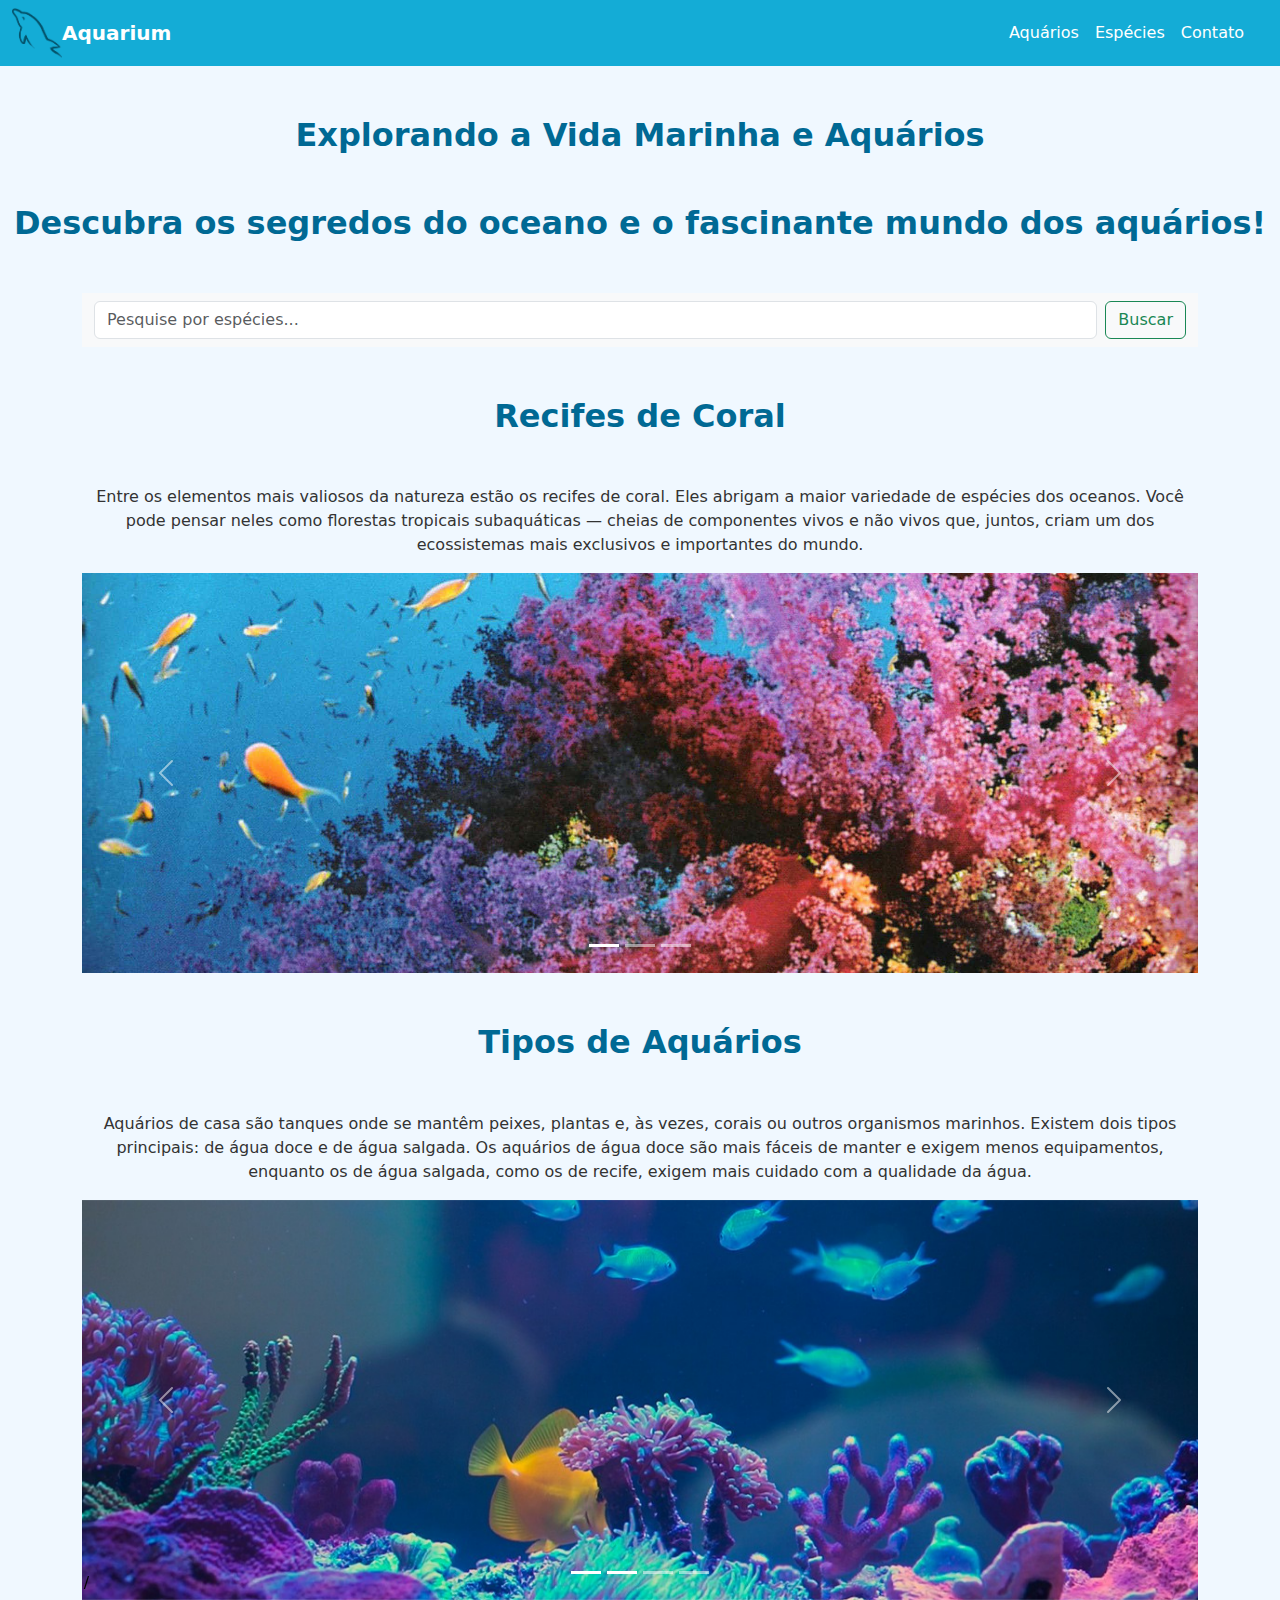
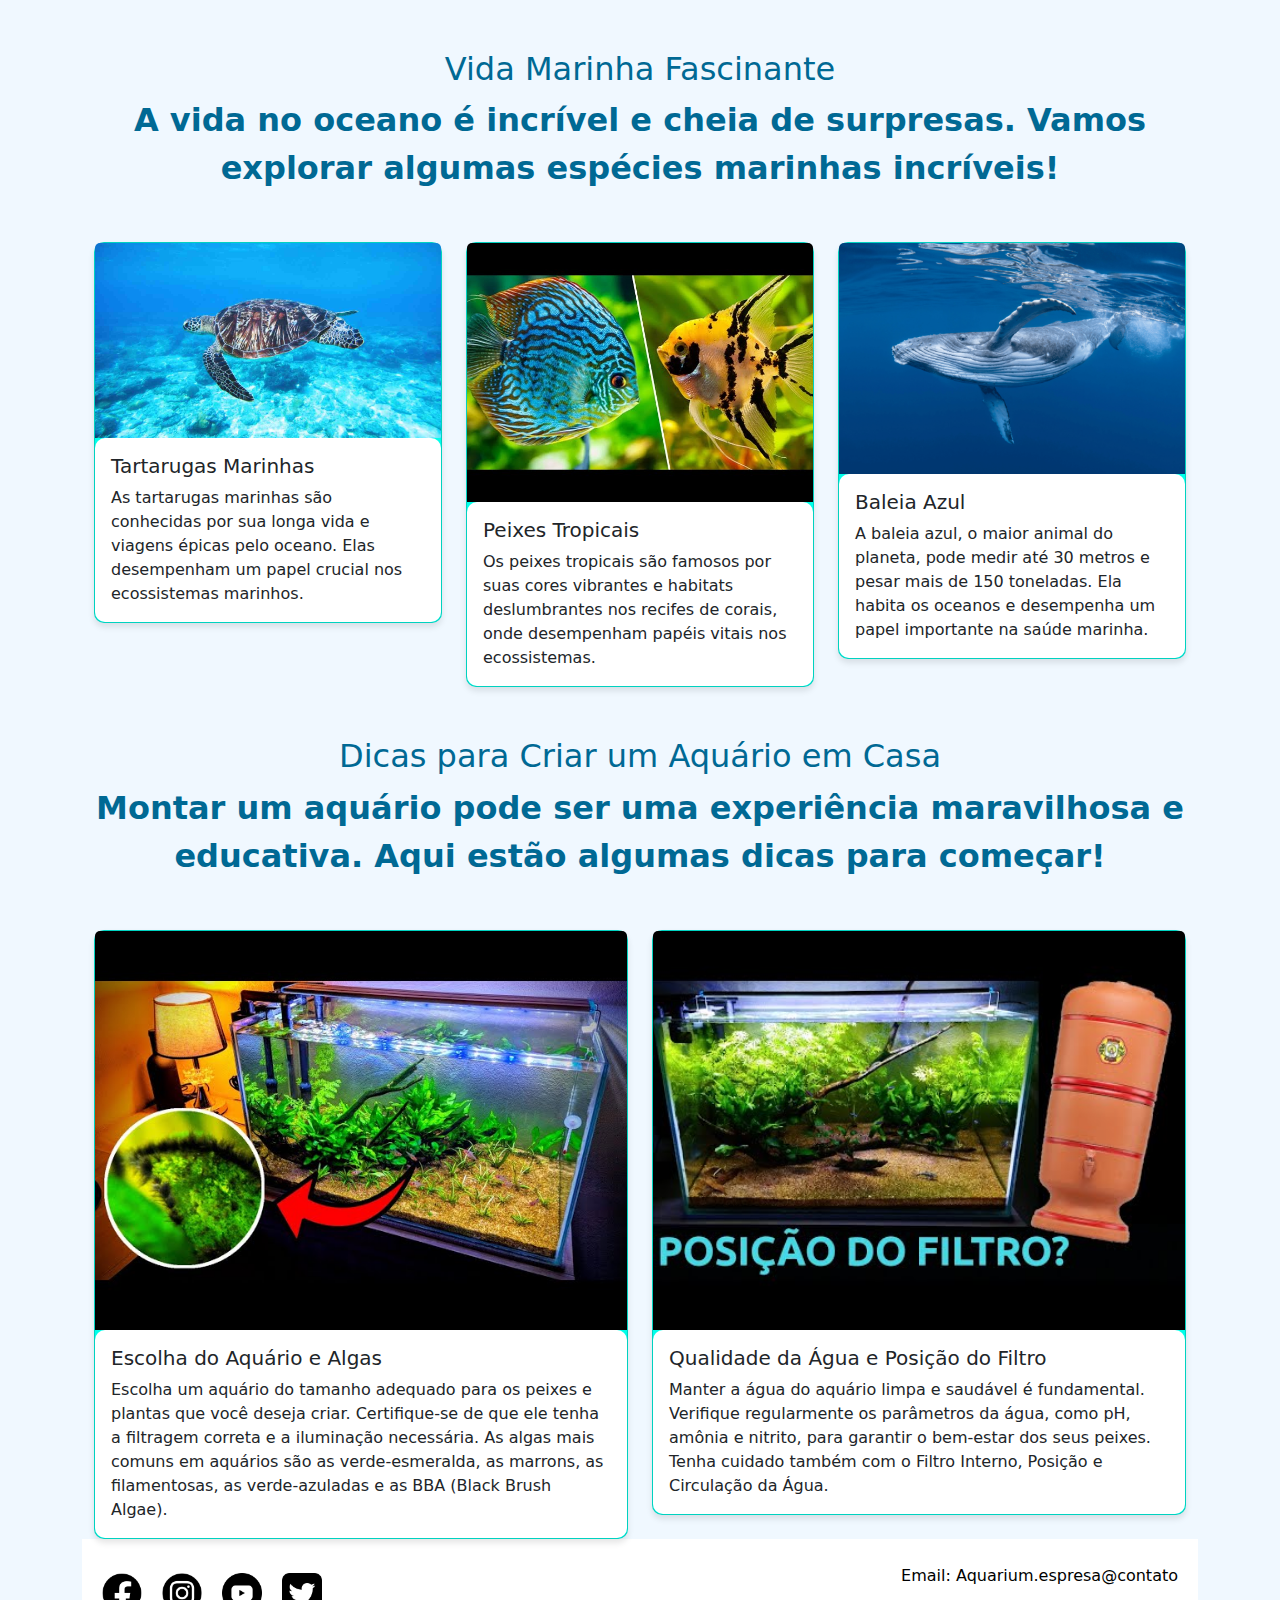
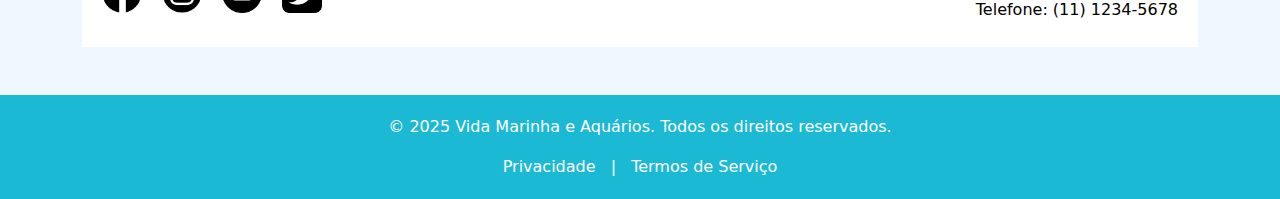
<file: index.html>
<!DOCTYPE html>
<html lang="pt-BR">

<head>
    <meta charset="UTF-8">
    <meta name="viewport" content="width=device-width, initial-scale=1.0">
    <title>Vida Marinha e Aquários</title>
    <link href="https://cdn.jsdelivr.net/npm/bootstrap@5.3.3/dist/css/bootstrap.min.css" rel="stylesheet" integrity="sha384-QWTKZyjpPEjISv5WaRU9OFeRpok6YctnYmDr5pNlyT2bRjXh0JMhjY6hW+ALEwIH" crossorigin="anonymous">
    <script src="https://cdn.jsdelivr.net/npm/bootstrap@5.3.3/dist/js/bootstrap.bundle.min.js" integrity="sha384-YvpcrYf0tY3lHB60NNkmXc5s9fDVZLESaAA55NDzOxhy9GkcIdslK1eN7N6jIeHz" crossorigin="anonymous"></script>
    <link rel="stylesheet" href="style.css">
    <style>
        /* Personalize some colors and spacing */
        body {
            font-family: 'Arial', sans-serif;
            background-color: #f9f9f9;
            margin: 0;
            padding: 0;
            color: #333;
        }

        /* Navbar */
        .navbar {
            background-color: #14acd6;
        }

        .navbar-brand, .nav-link {
            color: #fff !important;
            font-weight: bold;
        }

        .navbar-toggler-icon {
            background-color: #fff;
        }

        /* Hero Section */
        .hero-section {
            background-image: url('imagem aquario.jpeg');
            background-size: cover;
            background-position: center;
            height: 100vh;
            color: #fff;
            display: flex;
            justify-content: center;
            align-items: center;
            text-align: center;
        }

        .hero-section h1 {
            font-size: 3rem;
            font-weight: bold;
            text-shadow: 2px 2px 4px rgba(0, 0, 0, 0.6);
        }

        .hero-section p {
            font-size: 1.2rem;
            text-shadow: 1px 1px 3px rgba(0, 0, 0, 0.6);
            margin-top: 20px;
        }

        /* Seções Informativas */
        .section-title {
            font-size: 2.5rem;
            color: #005b73;
            margin-bottom: 20px;
            text-align: center;
            font-weight: 600;
        }

        .section-content {
            max-width: 1200px;
            margin: 50px auto;
            padding: 20px;
        }

        .section-content p {
            font-size: 1.1rem;
            line-height: 1.6;
            color: #555;
            text-align: justify;
        }

        .section-content img {
            width: 100%;
            border-radius: 15px;
            box-shadow: 0px 4px 15px rgba(0, 0, 0, 0.1);
        }

        /* Cards */
        .card {
            border: none;
            border-radius: 10px;
            box-shadow: 0 4px 10px rgba(0, 0, 0, 0.1);
        }

        .card-body {
            padding: 30px;
            background-color: #ffffff;
            border-radius: 10px;
        }

        /* Footer */
        .footer {
            background-color: #45c4e7;
            color: #fff;
            padding: 40px 0;
            text-align: center;
        }

        .footer a {
            color: #fff;
            text-decoration: none;
            margin: 0 10px;
        }

        .footer a:hover {
            text-decoration: underline;
        }

        /* Responsividade */
        @media (max-width: 767px) {
            .hero-section h1 {
                font-size: 2.5rem;
            }
        }
    </style>
</head>

<body>

     <!-- Navbar -->
     <nav class="navbar navbar-expand-lg navbar-dark">
        <div class="container-fluid">
            <img class="logo" src="imagem golfinho.png" alt="Logo" style="width: 50px; height: auto;">
            <a class="navbar-brand" href="index.html">Aquarium</a>
            <button class="navbar-toggler" type="button" data-bs-toggle="offcanvas" data-bs-target="#offcanvasNavbar" aria-controls="offcanvasNavbar" aria-label="Toggle navigation">
                <span class="navbar-toggler-icon"></span>
            </button>
            <div class="offcanvas offcanvas-end" tabindex="-1" id="offcanvasNavbar" aria-labelledby="offcanvasNavbarLabel">
                <div class="offcanvas-header">
                    <h5 class="offcanvas-title" id="offcanvasNavbarLabel">Menu</h5>
                    <button type="button" class="btn-close" data-bs-dismiss="offcanvas" aria-label="Close"></button>
                </div>
                <div class="offcanvas-body">
                    <ul class="navbar-nav justify-content-end flex-grow-1 pe-3">
                        <li class="nav-item"><a class="nav-link" href="sobre.html">Aquários</a></li>
                        <li class="nav-item"><a class="nav-link" href="especies.html">Espécies</a></li>
                        <li class="nav-item"><a class="nav-link" href="contato.html">Contato</a></li>
                    </ul>
                </div>
            </div>
        </div>
    </nav>
    
    <h1 class="section-title text-center">Explorando a Vida Marinha e Aquários</h1>
    <h2 class="section-title text-center">Descubra os segredos do oceano e o fascinante mundo dos aquários!</h2>

    <!-- Search Bar -->
    <div class="container text-center">
        <div class="row">
            <div class="col">
                <nav class="navbar navbar-light bg-light">
                    <div class="container-fluid">
                        <form class="d-flex w-100">
                            <input class="form-control me-2" type="search" placeholder="Pesquise por espécies..." aria-label="Search">
                            <button class="btn btn-outline-success" type="submit">Buscar</button>
                        </form>
                    </div>
                </nav>
            </div>
        </div>
    </div>

    <!-- Informational Section -->
    <div class="container">
        <h2 class="section-title text-center">Recifes de Coral</h2>
        <p class="text-center">Entre os elementos mais valiosos da natureza estão os recifes de coral. Eles abrigam a maior variedade de espécies dos oceanos. Você pode pensar neles como florestas tropicais subaquáticas — cheias de componentes vivos e não vivos que, juntos, criam um dos ecossistemas mais exclusivos e importantes do mundo.</p>

        <!-- Carousel for Coral Images -->
        <div id="carouselExampleIndicators" class="carousel slide">
            <div class="carousel-indicators">
                <button type="button" data-bs-target="#carouselExampleIndicators" data-bs-slide-to="0" class="active" aria-current="true" aria-label="Slide 1"></button>
                <button type="button" data-bs-target="#carouselExampleIndicators" data-bs-slide-to="1" aria-label="Slide 2"></button>
                <button type="button" data-bs-target="#carouselExampleIndicators" data-bs-slide-to="2" aria-label="Slide 3"></button>
            </div>
            <div class="carousel-inner">
                <div class="carousel-item active">
                    <img src="coral 4.jpg" class="d-block w-100" alt="Aquário 1">
                </div>
                <div class="carousel-item">
                    <img src="coral 5.jpg" class="d-block w-100" alt="Aquário 2">
                </div>
                <div class="carousel-item">
                    <img src="coral3.jpg" class="d-block w-100" alt="Aquário 3">
                </div>
            </div>
            <button class="carousel-control-prev" type="button" data-bs-target="#carouselExampleIndicators" data-bs-slide="prev">
                <span class="carousel-control-prev-icon" aria-hidden="true"></span>
                <span class="visually-hidden">Previous</span>
            </button>
            <button class="carousel-control-next" type="button" data-bs-target="#carouselExampleIndicators" data-bs-slide="next">
                <span class="carousel-control-next-icon" aria-hidden="true"></span>
                <span class="visually-hidden">Next</span>
            </button>
        </div>
    </div>

    <!-- Section on Aquarium Types -->
    <div class="container my-5">
        <h2 class="section-title text-center">Tipos de Aquários</h2>
        <p class="text-center">Aquários de casa são tanques onde se mantêm peixes, plantas e, às vezes, corais ou outros organismos marinhos. Existem dois tipos principais: de água doce e de água salgada. Os aquários de água doce são mais fáceis de manter e exigem menos equipamentos, enquanto os de água salgada, como os de recife, exigem mais cuidado com a qualidade da água.</p>
        
        <!-- Carousel for Aquarium Images -->
        <div id="carouselExampleIndicators2" class="carousel slide">
            <div class="carousel-indicators">
                <button type="button" data-bs-target="#carouselExampleIndicators2" data-bs-slide-to="0" class="active" aria-current="true" aria-label="Slide 1">/

                  <!DOCTYPE html>
<html lang="pt">
<head>
    <meta charset="UTF-8">
    <meta name="viewport" content="width=device-width, initial-scale=1.0">
    <title>Vida Marinha e Aquários</title>
    <!-- Bootstrap CSS -->
    <link href="https://cdn.jsdelivr.net/npm/bootstrap@5.3.0-alpha1/dist/css/bootstrap.min.css" rel="stylesheet">
    <style>
        body {
            background-color: #f0f8ff;
            color: #333;
        }
        header {
            background-color: #1fb3ee;
            color: white;
            padding: 20px 0;
            text-align: center;
        }
        .carousel-item img {
            object-fit: cover;
            height: 400px;
        }
        .section-title {
            text-align: center;
            margin: 50px 0;
            font-size: 2rem;
            font-weight: bold;
            color: #006994;
        }
        .info-card {
            background-color: #00ffea;
            border-radius: 10px;
            box-shadow: 0 4px 6px rgba(0, 0, 0, 0.1);
            transition: transform 0.3s ease;
        }
        .info-card:hover {
            transform: scale(1.05);
        }
        .footer {
            background-color: #1cb9d4;
            color: white;
            padding: 20px 0;
            text-align: center;
        }

        
    </style>
</head>
<body>
   
      

    <!-- Carousel for Aquario Images -->
    <div id="carouselExampleIndicators" class="carousel slide">
        <div class="carousel-indicators">
            <button type="button" data-bs-target="#carouselExampleIndicators" data-bs-slide-to="0" class="active" aria-current="true" aria-label="Slide 1"></button>
            <button type="button" data-bs-target="#carouselExampleIndicators" data-bs-slide-to="1" aria-label="Slide 2"></button>
            <button ty  pe="button" data-bs-target="#carouselExampleIndicators" data-bs-slide-to="2" aria-label="Slide 3"></button>
        </div>
        <div class="carousel-inner">
            <div class="carousel-item active">
                <img src="inicial.jpg" class="d-block w-100" alt="aquario 1">
            </div>
            <div class="carousel-item">
                <img src="aquario 2.jpg" class="d-block w-100" alt="aquario 2">
            </div>
            <div class="carousel-item">
                <img src="aquario 3.jpg" class="d-block w-100" alt="aquario 3">
            </div>
        </div>
        <button class="carousel-control-prev" type="button" data-bs-target="#carouselExampleIndicators" data-bs-slide="prev">
            <span class="carousel-control-prev-icon" aria-hidden="true"></span>
            <span class="visually-hidden">Previous</span>
        </button>
        <button class="carousel-control-next" type="button" data-bs-target="#carouselExampleIndicators" data-bs-slide="next">
            <span class="carousel-control-next-icon" aria-hidden="true"></span>
            <span class="visually-hidden">Next</span>
        </button>
    </div>

    <!-- Marine Life Section -->
    <div class="container">
        <div class="section-title">
            <h2>Vida Marinha Fascinante</h2>
            <p>A vida no oceano é incrível e cheia de surpresas. Vamos explorar algumas espécies marinhas incríveis!</p>
        </div>
        <div class="row">
            <div class="col-md-4">
                <div class="card info-card">
                    <img src="tartaruga.jpg" class="card-img-top" alt="Tartaruga Marinha">
                    <div class="card-body">
                        <h5 class="card-title">Tartarugas Marinhas</h5>
                        <p class="card-text">As tartarugas marinhas são conhecidas por sua longa vida e viagens épicas pelo oceano. Elas desempenham um papel crucial nos ecossistemas marinhos.</p>
                    </div>
                </div>
            </div>
            <div class="col-md-4">
                <div class="card info-card">
                    <img src="tropicais 2.jpg" class="card-img-top" alt="Peixe Tropical">
                    <div class="card-body">
                        <h5 class="card-title">Peixes Tropicais</h5>
                        <p class="card-text">Os peixes tropicais são famosos por suas cores vibrantes e habitats deslumbrantes nos recifes de corais, onde desempenham papéis vitais nos ecossistemas.</p>
                    </div>
                </div>
            </div>
            <div class="col-md-4">
                <div class="card info-card">
                    <img src="baleia.png" class="card-img-top" alt="Baleia Azul">
                    <div class="card-body">
                        <h5 class="card-title">Baleia Azul</h5>
                        <p class="card-text">A baleia azul, o maior animal do planeta, pode medir até 30 metros e pesar mais de 150 toneladas. Ela habita os oceanos e desempenha um papel importante na saúde marinha.</p>
                    </div>
                </div>
            </div>
        </div>
    </div>

    
    <!-- Aquarium Tips Section -->
    <div class="container">
        <div class="section-title">
            <h2>Dicas para Criar um Aquário em Casa</h2>
            <p>Montar um aquário pode ser uma experiência maravilhosa e educativa. Aqui estão algumas dicas para começar!</p>
        </div>
        <div class="row">
            <div class="col-md-6">
                <div class="card info-card">
                    <img src="aquario em casa.jpg" class="card-img-top" alt="Aquário em Casa">
                    <div class="card-body">
                        <h5 class="card-title">Escolha do Aquário e Algas</h5>
                        <p class="card-text">Escolha um aquário do tamanho adequado para os peixes e plantas que você deseja criar. Certifique-se de que ele tenha a filtragem correta e a iluminação necessária. As algas mais comuns em aquários são as verde-esmeralda, as marrons, as filamentosas, as verde-azuladas e as BBA (Black Brush Algae). </p>
                    </div>
                </div>
            </div>
            <div class="col-md-6">
                <div class="card info-card">
                    <img src="qualidade.jpg" class="card-img-top" alt="Água do Aquário">
                    <div class="card-body">
                        <h5 class="card-title">Qualidade da Água e Posição do Filtro</h5>
                        <p class="card-text">Manter a água do aquário limpa e saudável é fundamental. Verifique regularmente os parâmetros da água, como pH, amônia e nitrito, para garantir o bem-estar dos seus peixes. Tenha cuidado também com o Filtro Interno, Posição e Circulação da Água.</p>
                    </div>
                </div>
            </div>
        </div>
    </div>

    <footer style="background-color: #ffffff; color: #000000; padding: 20px 0;">
      <div style="display: flex; justify-content: space-between; align-items: center; max-width: 1200px; margin: 0 auto; padding: 0 20px;">
          
          <!-- Logos -->
          <div style="flex: 1; display: flex; justify-content: flex-start;">
              <img src="face.png" alt="Logo 1" style="height: 40px; margin-right: 20px;">
              <img src="insta.png" alt="Logo 2" style="height: 40px; margin-right: 20px;">
              <img src="yt.png" alt="Logo 2" style="height: 40px; margin-right: 20px;">
              <img src="tt.png" alt="Logo 2" style="height: 40px; margin-right: 20px;">
          </div>
          
          <!-- Informações de Contato -->
          <div style="flex: 1; display: flex; flex-direction: column; align-items: flex-end; text-align: right;">
              <p style="margin: 5px 0;">Email: Aquarium.espresa@contato
              <p style="margin: 5px 0;">Telefone: (11) 1234-5678</p>
              
          </div>
      </div>

  </footer>
  
   <!-- Informações de Contato -->
   <div style="flex: 1; display: flex; flex-direction: column; align-items: flex-end; text-align: right;">
   
    
   </div>
   </div>
   
   </footer>
   
   <!-- Footer -->
   <footer class="footer">
    <p>&copy; 2025 Vida Marinha e Aquários. Todos os direitos reservados.</p>
    <a href="#">Privacidade</a> | <a href="#">Termos de Serviço</a>
   
   </footer>
   
   
   <!-- Bootstrap JS and dependencies -->
   <script src="https://cdn.jsdelivr.net/npm/bootstrap@5.3.0-alpha1/dist/js/bootstrap.bundle.min.js"></script>
   </body>
   </html>
</file>
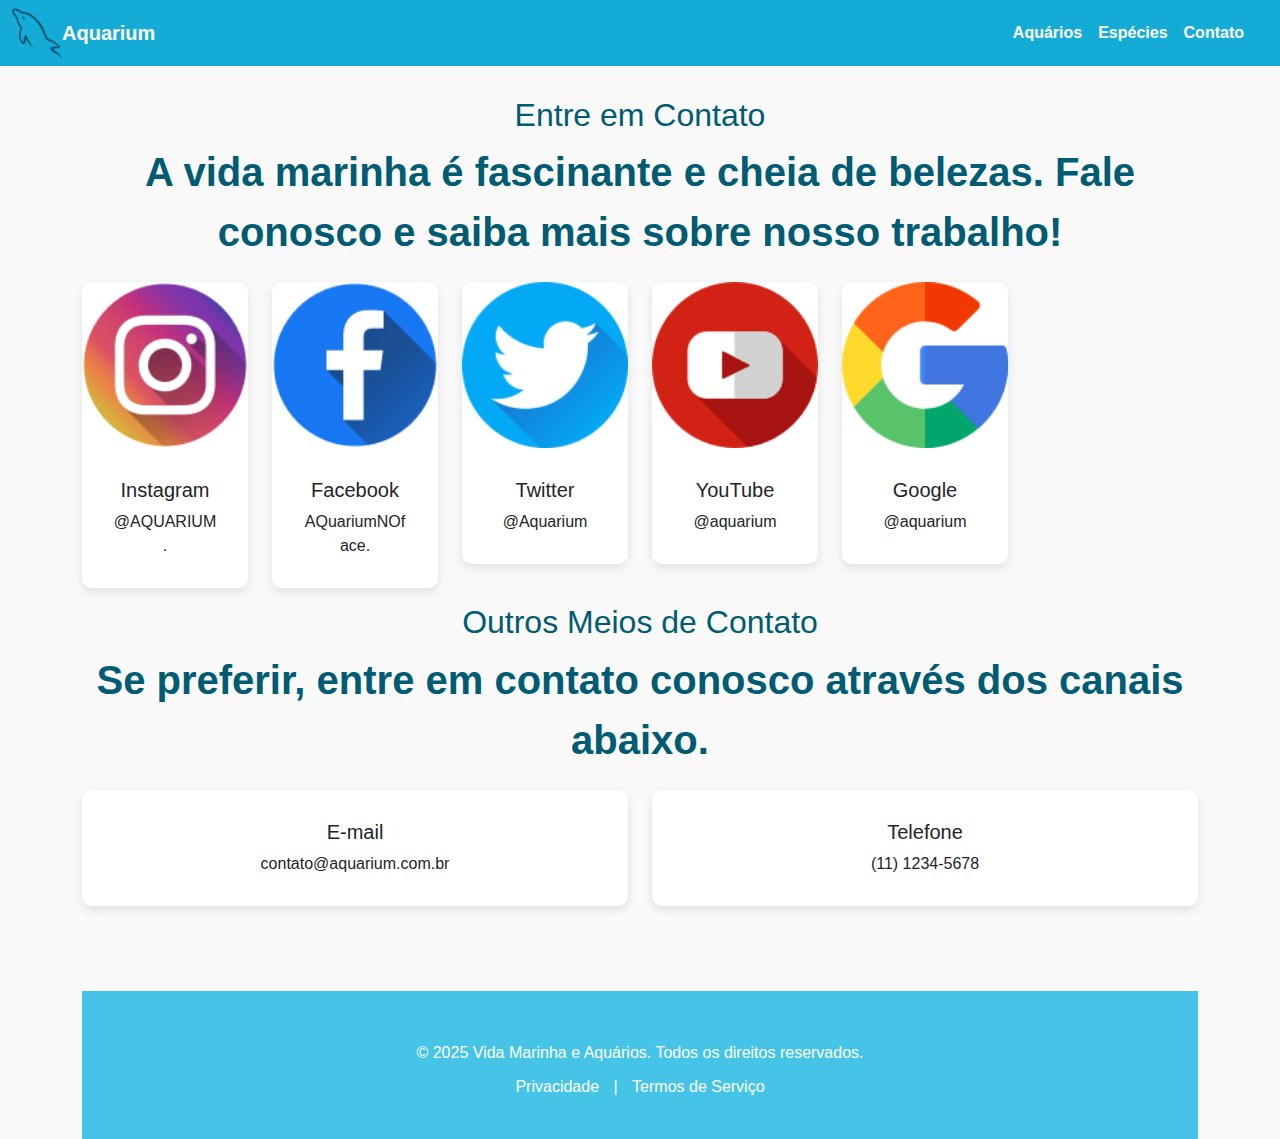
<file: contato.html>
<!DOCTYPE html>
<html lang="pt-br">
<head>
    <meta charset="UTF-8">
    <meta name="viewport" content="width=device-width, initial-scale=1.0">
    <title>Aquarium - Contato</title>
    <link href="https://cdn.jsdelivr.net/npm/bootstrap@5.3.3/dist/css/bootstrap.min.css" rel="stylesheet" integrity="sha384-QWTKZyjpPEjISv5WaRU9OFeRpok6YctnYmDr5pNlyT2bRjXh0JMhjY6hW+ALEwIH" crossorigin="anonymous">
    <script src="https://cdn.jsdelivr.net/npm/bootstrap@5.3.3/dist/js/bootstrap.bundle.min.js" integrity="sha384-YvpcrYf0tY3lHB60NNkmXc5s9fDVZLESaAA55NDzOxhy9GkcIdslK1eN7N6jIeHz" crossorigin="anonymous"></script>
    <link rel="stylesheet" href="style.css">
    <style>
        /* Personalizando cores e espaços */
        .navbar {
            background-color: #4ac6f7;
        }
        .navbar-brand, .nav-link {
            color: #fff;
        }
        .navbar-toggler-icon {
            background-color: #fff;
        }
        .container {
            margin-top: 30px;
        }
        .section-title {
            font-size: 2.5rem;
            color: #006994;
            margin-bottom: 20px;
            font-weight: bold;
        }
        .card-body {
            background-color: #ffffff;
        }
        .card {
            margin-bottom: 15px;
        }
        .social-icons img {
            height: 40px;
            margin-right: 20px;
        }
        footer {
            background-color: #5ac5f3;
            color: #000000;
            padding: 30px 0;
            margin-top: 40px;
        }
        footer .footer-logo {
            margin-bottom: 20px;
        }
        footer .footer-logo img {
            height: 50px;
            margin-right: 15px;
        }
        footer p {
            margin: 10px 0;
        }

          /* Personalize some colors and spacing */
          body {
            font-family: 'Arial', sans-serif;
            background-color: #f9f9f9;
            margin: 0;
            padding: 0;
            color: #333;
        }

        /* Navbar */
        .navbar {
            background-color: #14acd6;
        }

        .navbar-brand, .nav-link {
            color: #fff !important;
            font-weight: bold;
        }

        .navbar-toggler-icon {
            background-color: #fff;
        }

        /* Hero Section */
        .hero-section {
            background-image: url('imagem aquario.jpeg');
            background-size: cover;
            background-position: center;
            height: 100vh;
            color: #fff;
            display: flex;
            justify-content: center;
            align-items: center;
            text-align: center;
        }

        .hero-section h1 {
            font-size: 3rem;
            font-weight: bold;
            text-shadow: 2px 2px 4px rgba(0, 0, 0, 0.6);
        }

        .hero-section p {
            font-size: 1.2rem;
            text-shadow: 1px 1px 3px rgba(0, 0, 0, 0.6);
            margin-top: 20px;
        }

        /* Seções Informativas */
        .section-title {
            font-size: 2.5rem;
            color: #005b73;
            margin-bottom: 20px;
            text-align: center;
            font-weight: 600;
        }

        .section-content {
            max-width: 1200px;
            margin: 50px auto;
            padding: 20px;
        }

        .section-content p {
            font-size: 1.1rem;
            line-height: 1.6;
            color: #555;
            text-align: justify;
        }

        .section-content img {
            width: 100%;
            border-radius: 15px;
            box-shadow: 0px 4px 15px rgba(0, 0, 0, 0.1);
        }

        /* Cards */
        .card {
            border: none;
            border-radius: 10px;
            box-shadow: 0 4px 10px rgba(0, 0, 0, 0.1);
        }

        .card-body {
            padding: 30px;
            background-color: #ffffff;
            border-radius: 10px;
        }

        /* Footer */
        .footer {
            background-color: #45c4e7;
            color: #fff;
            padding: 40px 0;
            text-align: center;
        }

        .footer a {
            color: #fff;
            text-decoration: none;
            margin: 0 10px;
        }

        .footer a:hover {
            text-decoration: underline;
        }

        /* Responsividade */
        @media (max-width: 767px) {
            .hero-section h1 {
                font-size: 2.5rem;
            }
        } 

    </style>
</head>
<body>
    <!-- Navbar -->
    <nav class="navbar navbar-expand-lg navbar-dark">
        <div class="container-fluid">
            <img class="logo" src="imagem golfinho.png" alt="Logo" style="width: 50px; height: auto;">
            <a class="navbar-brand" href="index.html">Aquarium</a>
            <button class="navbar-toggler" type="button" data-bs-toggle="offcanvas" data-bs-target="#offcanvasNavbar" aria-controls="offcanvasNavbar" aria-label="Toggle navigation">
                <span class="navbar-toggler-icon"></span>
            </button>
            <div class="offcanvas offcanvas-end" tabindex="-1" id="offcanvasNavbar" aria-labelledby="offcanvasNavbarLabel">
                <div class="offcanvas-header">
                    <h5 class="offcanvas-title" id="offcanvasNavbarLabel">Menu</h5>
                    <button type="button" class="btn-close" data-bs-dismiss="offcanvas" aria-label="Close"></button>
                </div>
                <div class="offcanvas-body">
                    <ul class="navbar-nav justify-content-end flex-grow-1 pe-3">
                        <li class="nav-item"><a class="nav-link" href="sobre.html">Aquários</a></li>
                        <li class="nav-item"><a class="nav-link" href="especies.html">Espécies</a></li>
                        <li class="nav-item"><a class="nav-link" href="contato.html">Contato</a></li>
                    </ul>
                </div>
            </div>
        </div>
    </nav>

    <!-- Seção de Contato -->
    <div class="container">
        <div class="section-title text-center">
            <h2>Entre em Contato</h2>
            <p>A vida marinha é fascinante e cheia de belezas. Fale conosco e saiba mais sobre nosso trabalho!</p>
        </div>

        <div class="row text-center">
            <!-- Instagram -->
            <div class="col-md-2">
                <div class="card info-card">
                    <img src="insta3.png" class="card-img-top" alt="Instagram">
                    <div class="card-body">
                        <h5 class="card-title">Instagram</h5>
                        <p class="card-text">@AQUARIUM.</p>
                    </div>
                </div>
            </div>
            <!-- Facebook -->
            <div class="col-md-2">
                <div class="card info-card">
                    <img src="face2.png" class="card-img-top" alt="Facebook">
                    <div class="card-body">
                        <h5 class="card-title">Facebook</h5>
                        <p class="card-text">AQuariumNOface.</p>
                    </div>
                </div>
            </div>
            <!-- Twitter -->
            <div class="col-md-2">
                <div class="card info-card">
                    <img src="tt2.png" class="card-img-top" alt="Twitter">
                    <div class="card-body">
                        <h5 class="card-title">Twitter</h5>
                        <p class="card-text">@Aquarium</p>
                    </div>
                </div>
            </div>
            <!-- Youtube -->
            <div class="col-md-2">
                <div class="card info-card">
                    <img src="yt4.png" class="card-img-top" alt="YouTube">
                    <div class="card-body">
                        <h5 class="card-title">YouTube</h5>
                        <p class="card-text">@aquarium</p>
                    </div>
                </div>
            </div>

         <!-- google -->
         <div class="col-md-2">
            <div class="card info-card">
                <img src="gg3.png" class="card-img-top" alt="YouTube">
                <div class="card-body">
                    <h5 class="card-title">Google</h5>
                    <p class="card-text">@aquarium</p>
                </div>
            </div>
        </div>
    </div>

        <!-- Detalhes de Contato -->
        <div class="section-title text-center">
            <h2>Outros Meios de Contato</h2>
            <p>Se preferir, entre em contato conosco através dos canais abaixo.</p>
        </div>
        <div class="row text-center">
            <div class="col-md-6">
                <div class="card info-card">
                    <div class="card-body">
                        <h5 class="card-title">E-mail</h5>
                        <p class="card-text">contato@aquarium.com.br</p>
                    </div>
                </div>
            </div>
            <div class="col-md-6">
                <div class="card info-card">
                    <div class="card-body">
                        <h5 class="card-title">Telefone</h5>
                        <p class="card-text">(11) 1234-5678</p>
                    </div>
                </div>
            </div>
        </div>

    </div>

    <div class="container text-center">
        <div class="row">
            <div class="col">
                </div>

   <!-- Informações de Contato -->
   <div style="flex: 1; display: flex; flex-direction: column; align-items: flex-end; text-align: right;">
   
    
</div>
</div>

</footer>

<!-- Footer -->
<footer class="footer">
<p>&copy; 2025 Vida Marinha e Aquários. Todos os direitos reservados.</p>
        <a href="#">Privacidade</a> | <a href="#">Termos de Serviço</a>

</footer>


<!-- Bootstrap JS and dependencies -->
<script src="https://cdn.jsdelivr.net/npm/bootstrap@5.3.0-alpha1/dist/js/bootstrap.bundle.min.js"></script>
</body>
</html>
</file>
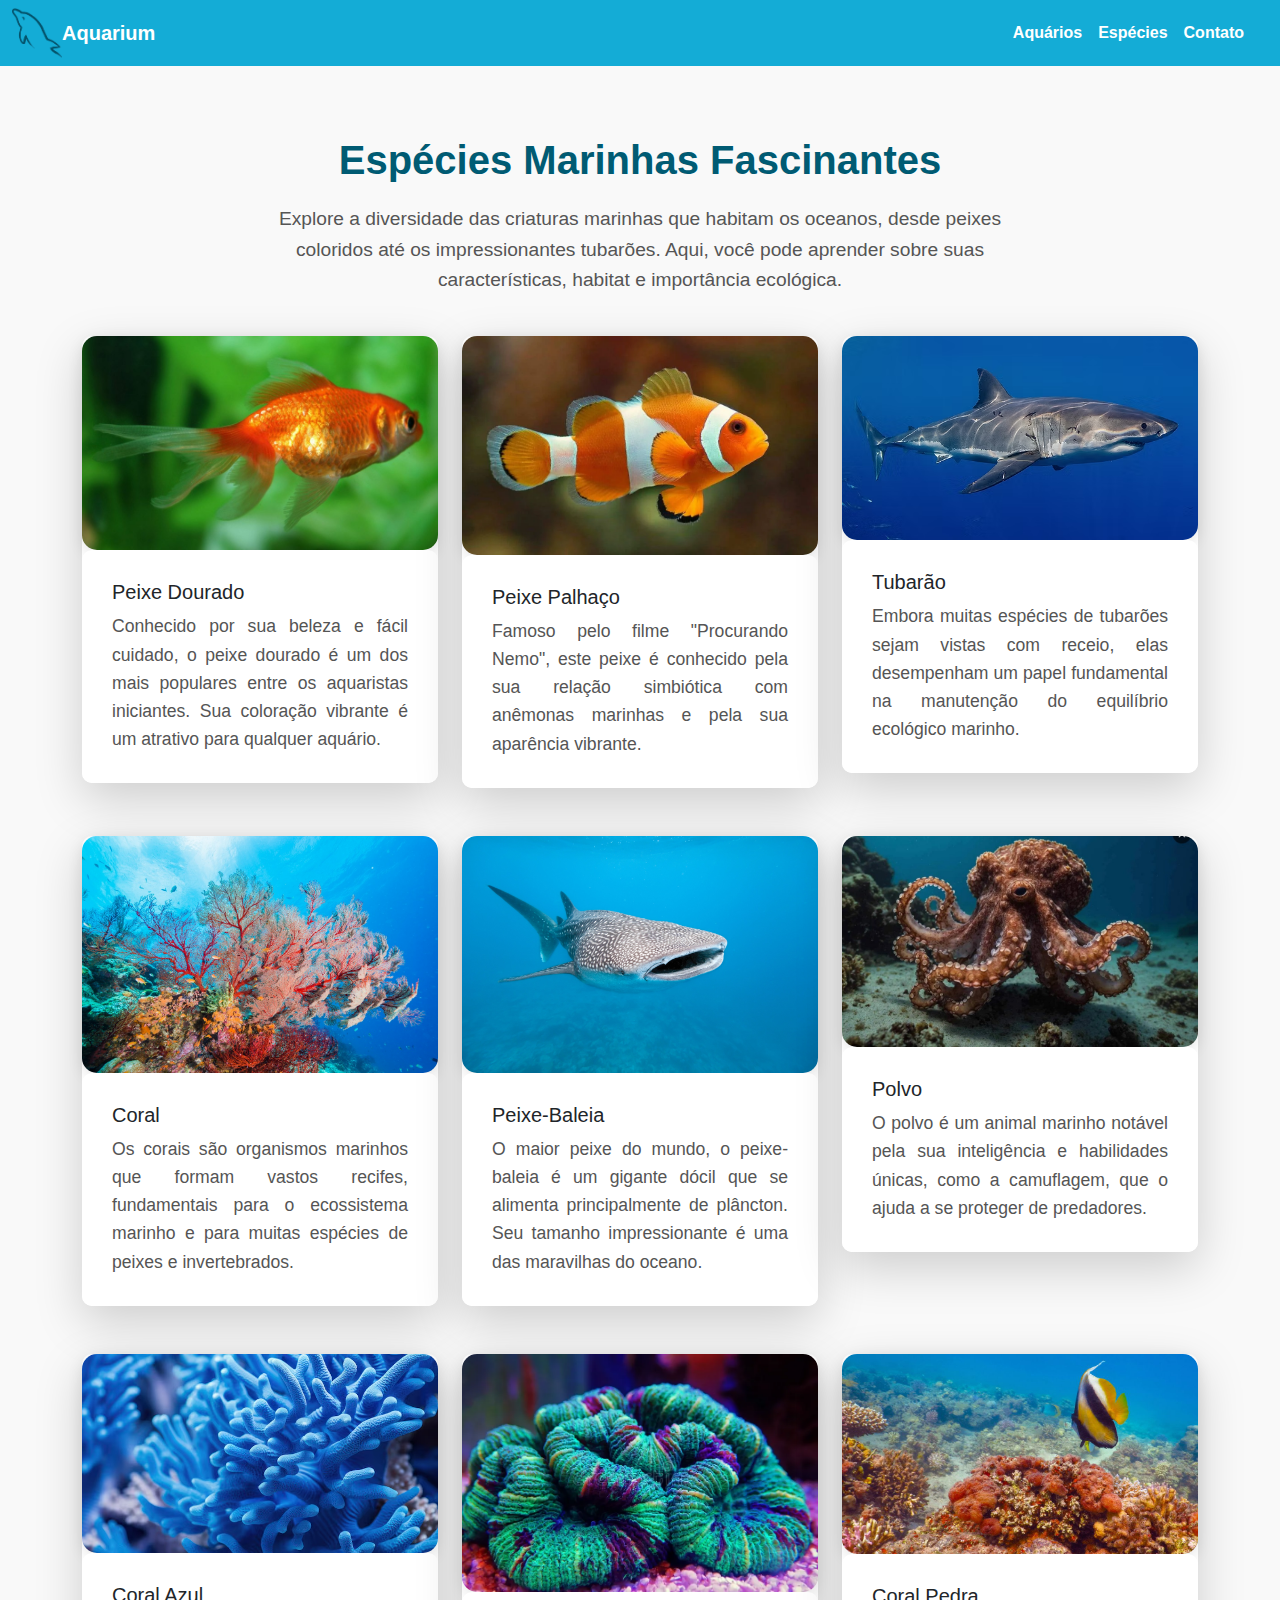
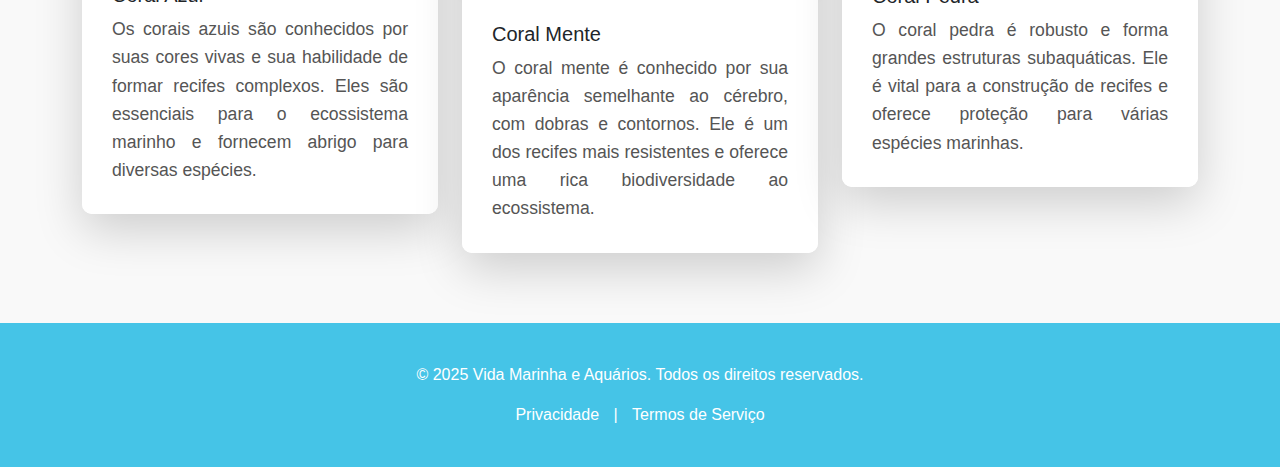
<file: especies.html>
<!DOCTYPE html>
<html lang="pt-br">
<head>
    <meta charset="UTF-8">
    <meta name="viewport" content="width=device-width, initial-scale=1.0">
    <title>Aquarium - Mundo Subaquático</title>
    <link href="https://cdn.jsdelivr.net/npm/bootstrap@5.3.3/dist/css/bootstrap.min.css" rel="stylesheet" integrity="sha384-QWTKZyjpPEjISv5WaRU9OFeRpok6YctnYmDr5pNlyT2bRjXh0JMhjY6hW+ALEwIH" crossorigin="anonymous">
    <script src="https://cdn.jsdelivr.net/npm/bootstrap@5.3.3/dist/js/bootstrap.bundle.min.js" integrity="sha384-YvpcrYf0tY3lHB60NNkmXc5s9fDVZLESaAA55NDzOxhy9GkcIdslK1eN7N6jIeHz" crossorigin="anonymous"></script>
    <link rel="stylesheet" href="style.css">
    <style>
         /* Personalize some colors and spacing */
         body {
            font-family: 'Arial', sans-serif;
            background-color: #f9f9f9;
            margin: 0;
            padding: 0;
            color: #333;
        }

        /* Navbar */
        .navbar {
            background-color: #14acd6;
        }

        .navbar-brand, .nav-link {
            color: #fff !important;
            font-weight: bold;
        }

        .navbar-toggler-icon {
            background-color: #fff;
        }

        /* Hero Section */
        .hero-section {
            background-image: url('imagem aquario.jpeg');
            background-size: cover;
            background-position: center;
            height: 100vh;
            color: #fff;
            display: flex;
            justify-content: center;
            align-items: center;
            text-align: center;
        }

        .hero-section h1 {
            font-size: 3rem;
            font-weight: bold;
            text-shadow: 2px 2px 4px rgba(0, 0, 0, 0.6);
        }

        .hero-section p {
            font-size: 1.2rem;
            text-shadow: 1px 1px 3px rgba(0, 0, 0, 0.6);
            margin-top: 20px;
        }

        /* Seções Informativas */
        .section-title {
            font-size: 2.5rem;
            color: #005b73;
            margin-bottom: 20px;
            text-align: center;
            font-weight: 600;
        }

        .section-content {
            max-width: 1200px;
            margin: 50px auto;
            padding: 20px;
        }

        .section-content p {
            font-size: 1.1rem;
            line-height: 1.6;
            color: #555;
            text-align: justify;
        }

        .section-content img {
            width: 100%;
            border-radius: 15px;
            box-shadow: 0px 4px 15px rgba(0, 0, 0, 0.1);
        }

        /* Cards */
        .card {
            border: none;
            border-radius: 10px;
            box-shadow: 0 4px 10px rgba(0, 0, 0, 0.1);
        }

        .card-body {
            padding: 30px;
            background-color: #ffffff;
            border-radius: 10px;
        }

        /* Footer */
        .footer {
            background-color: #45c4e7;
            color: #fff;
            padding: 40px 0;
            text-align: center;
        }

        .footer a {
            color: #fff;
            text-decoration: none;
            margin: 0 10px;
        }

        .footer a:hover {
            text-decoration: underline;
        }

        /* Responsividade */
        @media (max-width: 767px) {
            .hero-section h1 {
                font-size: 2.5rem;
            }
        }
    </style>
</head>
<body>

    <!-- Navbar -->
    <nav class="navbar navbar-expand-lg navbar-dark">
        <div class="container-fluid">
            <img class="logo" src="imagem golfinho.png" alt="Logo" style="width: 50px; height: auto;">
            <a class="navbar-brand" href="index.html">Aquarium</a>
            <button class="navbar-toggler" type="button" data-bs-toggle="offcanvas" data-bs-target="#offcanvasNavbar" aria-controls="offcanvasNavbar" aria-label="Toggle navigation">
                <span class="navbar-toggler-icon"></span>
            </button>
            <div class="offcanvas offcanvas-end" tabindex="-1" id="offcanvasNavbar" aria-labelledby="offcanvasNavbarLabel">
                <div class="offcanvas-header">
                    <h5 class="offcanvas-title" id="offcanvasNavbarLabel">Menu</h5>
                    <button type="button" class="btn-close" data-bs-dismiss="offcanvas" aria-label="Close"></button>
                </div>
                <div class="offcanvas-body">
                    <ul class="navbar-nav justify-content-end flex-grow-1 pe-3">
                        <li class="nav-item"><a class="nav-link" href="sobre.html">Aquários</a></li>
                        <li class="nav-item"><a class="nav-link" href="especies.html">Espécies</a></li>
                        <li class="nav-item"><a class="nav-link" href="contato.html">Contato</a></li>
                    </ul>
                </div>
            </div>
        </div>
    </nav>

    <!-- Espécies de Peixes -->
    <section id="especies" class="section-content">
        <h2 class="section-title">Espécies Marinhas Fascinantes</h2>
        <p class="text-center" style="font-size: 1.2rem; max-width: 800px; margin: 0 auto 40px;">Explore a diversidade das criaturas marinhas que habitam os oceanos, desde peixes coloridos até os impressionantes tubarões. Aqui, você pode aprender sobre suas características, habitat e importância ecológica.</p>

        <div class="container">
            <div class="row">
                <!-- Card 1 -->
                <div class="col-md-4">
                    <div class="card shadow-lg">
                        <img src="Peixe dourado.jpg" class="card-img-top" alt="Peixe Dourado">
                        <div class="card-body">
                            <h5 class="card-title">Peixe Dourado</h5>
                            <p class="card-text">Conhecido por sua beleza e fácil cuidado, o peixe dourado é um dos mais populares entre os aquaristas iniciantes. Sua coloração vibrante é um atrativo para qualquer aquário.</p>
                        </div>
                    </div>
                </div>
                <!-- Card 2 -->
                <div class="col-md-4">
                    <div class="card shadow-lg">
                        <img src="peixe palhaço.webp" class="card-img-top" alt="Peixe Palhaço">
                        <div class="card-body">
                            <h5 class="card-title">Peixe Palhaço</h5>
                            <p class="card-text">Famoso pelo filme "Procurando Nemo", este peixe é conhecido pela sua relação simbiótica com anêmonas marinhas e pela sua aparência vibrante.</p>
                        </div>
                    </div>
                </div>
                <!-- Card 3 -->
                <div class="col-md-4">
                    <div class="card shadow-lg">
                        <img src="tubarão.avif" class="card-img-top" alt="Tubarão">
                        <div class="card-body">
                            <h5 class="card-title">Tubarão</h5>
                            <p class="card-text">Embora muitas espécies de tubarões sejam vistas com receio, elas desempenham um papel fundamental na manutenção do equilíbrio ecológico marinho.</p>
                        </div>
                    </div>
                </div>
            </div>

            <!-- Additional Species -->
            <div class="row mt-5">
                <!-- Card 4 -->
                <div class="col-md-4">
                    <div class="card shadow-lg">
                        <img src="coral.jpeg" class="card-img-top" alt="Coral">
                        <div class="card-body">
                            <h5 class="card-title">Coral</h5>
                            <p class="card-text">Os corais são organismos marinhos que formam vastos recifes, fundamentais para o ecossistema marinho e para muitas espécies de peixes e invertebrados.</p>
                        </div>
                    </div>
                </div>
                <!-- Card 5 -->
                <div class="col-md-4">
                    <div class="card shadow-lg">
                        <img src="peixe baleia.jpg" class="card-img-top" alt="Peixe-Baleia">
                        <div class="card-body">
                            <h5 class="card-title">Peixe-Baleia</h5>
                            <p class="card-text">O maior peixe do mundo, o peixe-baleia é um gigante dócil que se alimenta principalmente de plâncton. Seu tamanho impressionante é uma das maravilhas do oceano.</p>
                        </div>
                    </div>
                </div>
                <!-- Card 6 -->
                <div class="col-md-4">
                    <div class="card shadow-lg">
                        <img src="polvo 2.jpg" class="card-img-top" alt="Polvo">
                        <div class="card-body">
                            <h5 class="card-title">Polvo</h5>
                            <p class="card-text">O polvo é um animal marinho notável pela sua inteligência e habilidades únicas, como a camuflagem, que o ajuda a se proteger de predadores.</p>
                        </div>
                    </div>
                </div>
            </div>

            <!-- New Coral Species -->
            <div class="row mt-5">
                <!-- Card 7 -->
                <div class="col-md-4">
                    <div class="card shadow-lg">
                        <img src="coral azul.avif" class="card-img-top" alt="Coral Azul">
                        <div class="card-body">
                            <h5 class="card-title">Coral Azul</h5>
                            <p class="card-text">Os corais azuis são conhecidos por suas cores vivas e sua habilidade de formar recifes complexos. Eles são essenciais para o ecossistema marinho e fornecem abrigo para diversas espécies.</p>
                        </div>
                    </div>
                </div>
                <!-- Card 8 -->
                <div class="col-md-4">
                    <div class="card shadow-lg">
                        <img src="coral mente 2.webp" class="card-img-top" alt="Coral Mente">
                        <div class="card-body">
                            <h5 class="card-title">Coral Mente</h5>
                            <p class="card-text">O coral mente é conhecido por sua aparência semelhante ao cérebro, com dobras e contornos. Ele é um dos recifes mais resistentes e oferece uma rica biodiversidade ao ecossistema.</p>
                        </div>
                    </div>
                </div>
                <!-- Card 9 -->
                <div class="col-md-4">
                    <div class="card shadow-lg">
                        <img src="coral pedra.jpg" class="card-img-top" alt="Coral Pedra">
                        <div class="card-body">
                            <h5 class="card-title">Coral Pedra</h5>
                            <p class="card-text">O coral pedra é robusto e forma grandes estruturas subaquáticas. Ele é vital para a construção de recifes e oferece proteção para várias espécies marinhas.</p>
                        </div>
                    </div>
                </div>
            </div>
        </div>
    </section>

    <!-- Footer -->
    <footer class="footer">
        <p>&copy; 2025 Vida Marinha e Aquários. Todos os direitos reservados.</p>
        <a href="#">Privacidade</a> | <a href="#">Termos de Serviço</a>
    </footer>

    <!-- Bootstrap JS and dependencies -->
    <script src="https://cdn.jsdelivr.net/npm/bootstrap@5.3.0-alpha1/dist/js/bootstrap.bundle.min.js"></script>
</body>
</html>
</file>
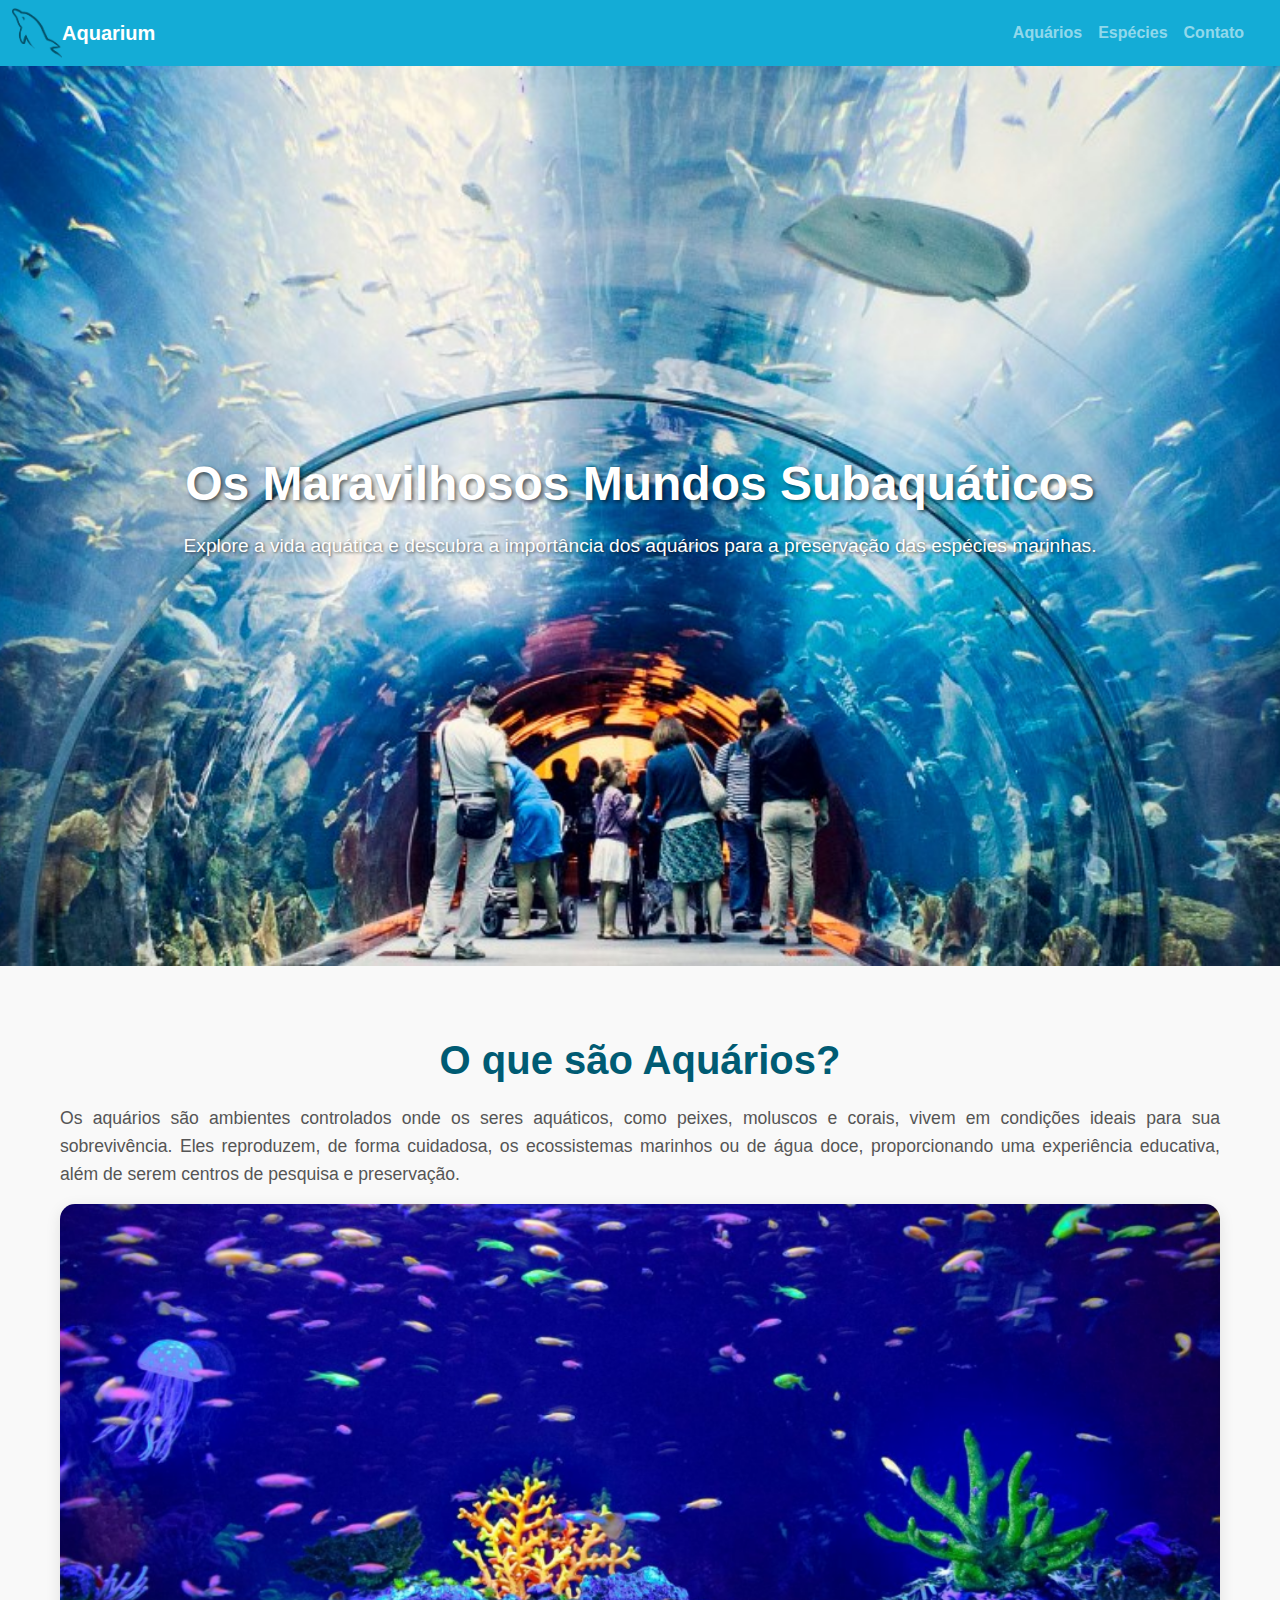
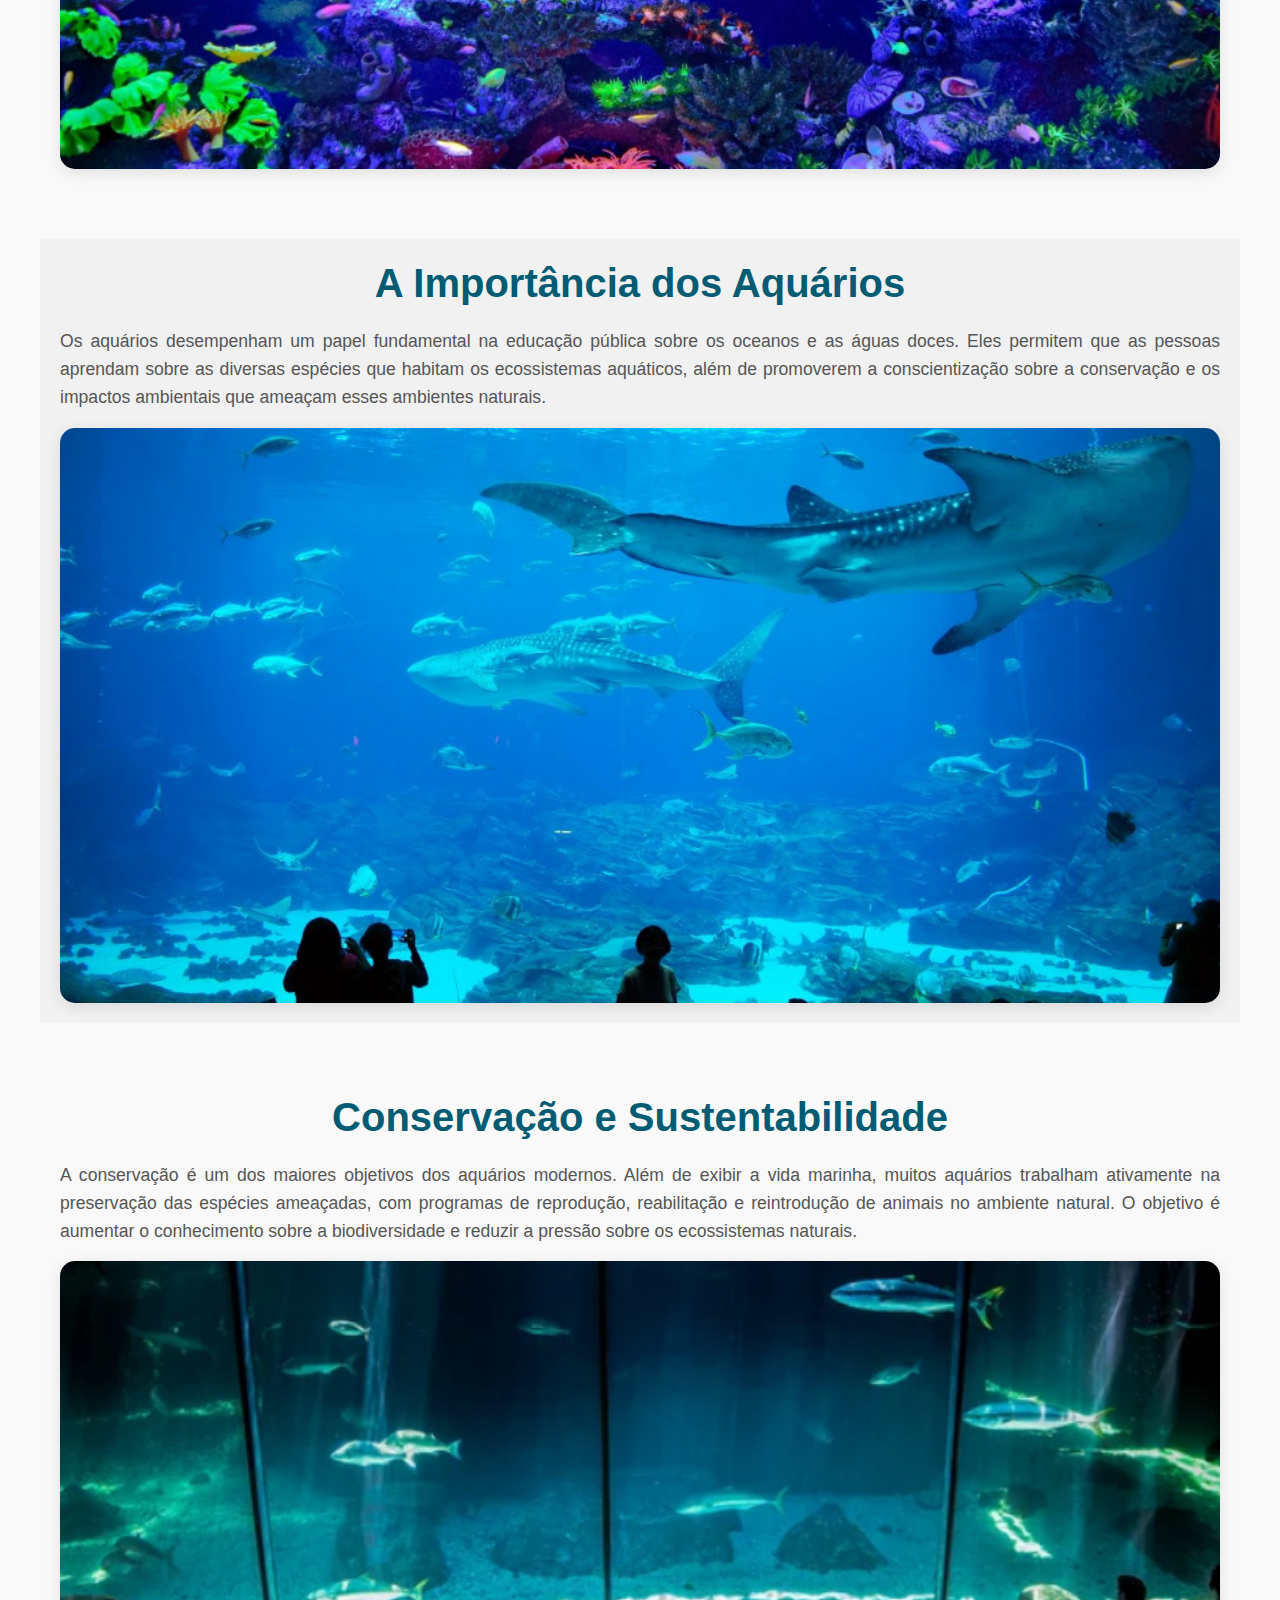
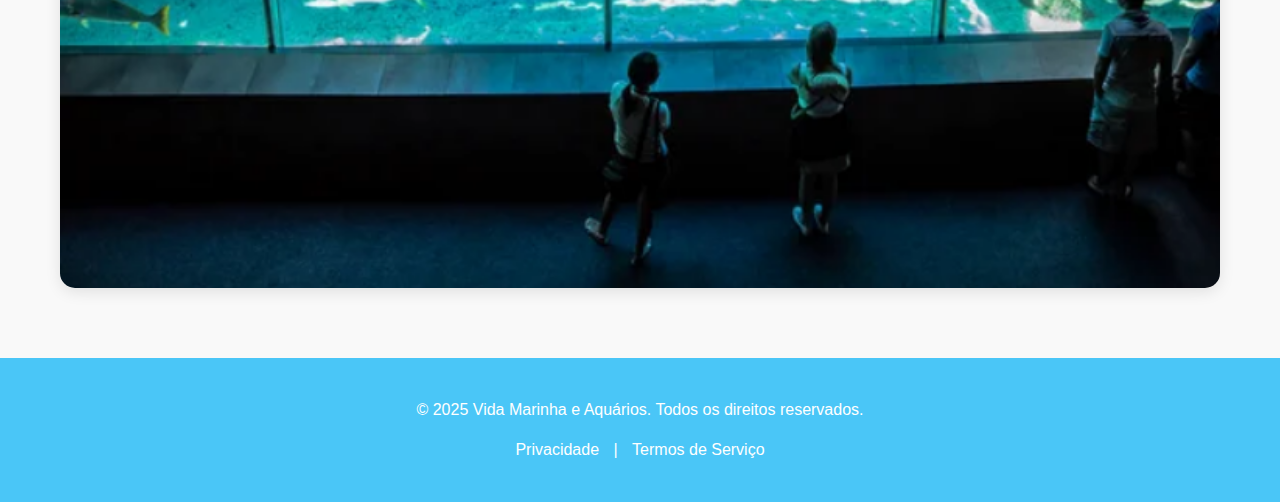
<file: sobre.html>
<!DOCTYPE html>
  <html lang="en">
  <head>
      <meta charset="UTF-8">
      <meta name="viewport" content="width=device-width, initial-scale=1.0">
      <title>Aquarium</title>
      <link href="https://cdn.jsdelivr.net/npm/bootstrap@5.3.3/dist/css/bootstrap.min.css" rel="stylesheet" integrity="sha384-QWTKZyjpPEjISv5WaRU9OFeRpok6YctnYmDr5pNlyT2bRjXh0JMhjY6hW+ALEwIH" crossorigin="anonymous">
      <script src="https://cdn.jsdelivr.net/npm/bootstrap@5.3.3/dist/js/bootstrap.bundle.min.js" integrity="sha384-YvpcrYf0tY3lHB60NNkmXc5s9fDVZLESaAA55NDzOxhy9GkcIdslK1eN7N6jIeHz" crossorigin="anonymous"></script>
      <link rel="stylesheet" href="style.css">
      <style>
          /* Personalize some colors and spacing */
          .navbar {
              background-color: #4ac6f7;
          }
          .navbar-brand, .nav-link {
              color: #fff;
          }
          .navbar-toggler-icon {
              background-color: #fff;
          }
          .carousel-inner img {
              max-height: 500px;
              object-fit: cover;
          }
          .container {
              margin-top: 30px;
          }
          .section-title {
              font-size: 2rem;
              color: #006994;
              margin-bottom: 20px;
          }
          .carousel-control-prev-icon, .carousel-control-next-icon {
              background-color: #000000;
          }
          .card-body {
              background-color: #ffffff;
          }
          .card {
              margin-bottom: 10px;
          }
      </style>
  </head>
  <body>

    
    <!DOCTYPE html>
<html lang="pt-BR">

<head>
    <meta charset="UTF-8">
    <meta name="viewport" content="width=device-width, initial-scale=1.0">
    <title>Aquários e Conservação</title>
    <link href="https://cdn.jsdelivr.net/npm/bootstrap@5.3.3/dist/css/bootstrap.min.css" rel="stylesheet" integrity="sha384-QWTKZyjpPEjISv5WaRU9OFeRpok6YctnYmDr5pNlyT2bRjXh0JMhjY6hW+ALEwIH" crossorigin="anonymous">
    <script src="https://cdn.jsdelivr.net/npm/bootstrap@5.3.3/dist/js/bootstrap.bundle.min.js" integrity="sha384-YvpcrYf0tY3lHB60NNkmXc5s9fDVZLESaAA55NDzOxhy9GkcIdslK1eN7N6jIeHz" crossorigin="anonymous"></script>
    <style>
        /* Geral */
        body {
            font-family: 'Arial', sans-serif;
            background-color: #f9f9f9;
            margin: 0;
            padding: 0;
            color: #333;
        }

        /* Navbar */
        .navbar {
            background-color: #14acd6;
        }

        .navbar-brand, .nav-link {

            font-weight: bold;
        }

        .navbar-toggler-icon {
            background-color: #fff;
        }

        /* Hero Section */
        .hero-section {
            background-image: url('imagem aquario 5.jpg');
            background-size: cover;
            background-position: center;
            height: 100vh;
            color: #fff;
            display: flex;
            justify-content: center;
            align-items: center;
            text-align: center;
        }

        .hero-section h1 {
            font-size: 3rem;
            font-weight: bold;
            text-shadow: 2px 2px 4px rgba(0, 0, 0, 0.6);
        }

        .hero-section p {
            font-size: 1.2rem;
            text-shadow: 1px 1px 3px rgba(0, 0, 0, 0.6);
            margin-top: 20px;
        }

        /* Seções Informativas */
        .section-title {
            font-size: 2.5rem;
            color: #005b73;
            margin-bottom: 20px;
            text-align: center;
            font-weight: 600;
        }

        .section-content {
            max-width: 1200px;
            margin: 50px auto;
            padding: 20px;
        }

        .section-content p {
            font-size: 1.1rem;
            line-height: 1.6;
            color: #555;
            text-align: justify;
        }

        .section-content img {
            width: 100%;
            border-radius: 15px;
            box-shadow: 0px 4px 15px rgba(0, 0, 0, 0.1);
        }

        /* Cards */
        .card {
            border: none;
            border-radius: 10px;
            box-shadow: 0 4px 10px rgba(0, 0, 0, 0.1);
        }

        .card-body {
            padding: 30px;
            background-color: #ffffff;
            border-radius: 10px;
        }

        /* Footer */
        .footer {
            background-color: #4ac6f7;
            color: #fff;
            padding: 40px 0;
            text-align: center;
        }

        .footer a {
            color: #fff;
            text-decoration: none;
            margin: 0 10px;
        }

        .footer a:hover {
            text-decoration: underline;
        }

        /* Responsividade */
        @media (max-width: 767px) {
            .hero-section h1 {
                font-size: 2.5rem;
            }
        }
    </style>
</head>

<body>

    <!-- Navbar -->
    <nav class="navbar navbar-expand-lg navbar-dark">
        <div class="container-fluid">
            <img class="logo" src="imagem golfinho.png" alt="Logo" style="width: 50px; height: auto;">
            <a class="navbar-brand" href="index.html">Aquarium</a>
            <button class="navbar-toggler" type="button" data-bs-toggle="offcanvas" data-bs-target="#offcanvasNavbar" aria-controls="offcanvasNavbar" aria-label="Toggle navigation">
                <span class="navbar-toggler-icon"></span>
            </button>
            <div class="offcanvas offcanvas-end" tabindex="-1" id="offcanvasNavbar" aria-labelledby="offcanvasNavbarLabel">
                <div class="offcanvas-header">
                    <h5 class="offcanvas-title" id="offcanvasNavbarLabel">Menu</h5>
                    <button type="button" class="btn-close" data-bs-dismiss="offcanvas" aria-label="Close"></button>
                </div>
                <div class="offcanvas-body">
                    <ul class="navbar-nav justify-content-end flex-grow-1 pe-3">
                        <li class="nav-item"><a class="nav-link" href="sobre.html">Aquários</a></li>
                        <li class="nav-item"><a class="nav-link" href="especies.html">Espécies</a></li>
                        <li class="nav-item"><a class="nav-link" href="contato.html">Contato</a></li>
                    </ul>
                </div>
            </div>
        </div>
    </nav>
    <!-- Hero Section -->
    <section class="hero-section">
        <div>
            <h1>Os Maravilhosos Mundos Subaquáticos</h1>
            <p>Explore a vida aquática e descubra a importância dos aquários para a preservação das espécies marinhas.</p>
        </div>
    </section>

    <!-- Sobre os Aquários -->
    <section id="sobre" class="section-content">
        <h2 class="section-title">O que são Aquários?</h2>
        <p>Os aquários são ambientes controlados onde os seres aquáticos, como peixes, moluscos e corais, vivem em condições
            ideais para sua sobrevivência. Eles reproduzem, de forma cuidadosa, os ecossistemas marinhos ou de água doce,
            proporcionando uma experiência educativa, além de serem centros de pesquisa e preservação.</p>
        <img src="image.png" alt="Aquário com diversos peixes">
    </section>

    <!-- Importância dos Aquários -->
    <section id="importancia" class="section-content" style="background-color: #f1f1f1;">
        <h2 class="section-title">A Importância dos Aquários</h2>
        <p>Os aquários desempenham um papel fundamental na educação pública sobre os oceanos e as águas doces. Eles permitem
            que as pessoas aprendam sobre as diversas espécies que habitam os ecossistemas aquáticos, além de promoverem a
            conscientização sobre a conservação e os impactos ambientais que ameaçam esses ambientes naturais.</p>
        <img src="image (2).png" alt="Espécies aquáticas em exposição">
    </section>

    <!-- Conservação e Sustentabilidade -->
    <section id="conservacao" class="section-content">
        <h2 class="section-title">Conservação e Sustentabilidade</h2>
        <p>A conservação é um dos maiores objetivos dos aquários modernos. Além de exibir a vida marinha, muitos aquários
            trabalham ativamente na preservação das espécies ameaçadas, com programas de reprodução, reabilitação e
            reintrodução de animais no ambiente natural. O objetivo é aumentar o conhecimento sobre a biodiversidade e
            reduzir a pressão sobre os ecossistemas naturais.</p>
        <img src="image (1).png" alt="Programa de conservação em aquário">
    </section>

     <!-- Informações de Contato -->
     <div style="flex: 1; display: flex; flex-direction: column; align-items: flex-end; text-align: right;">
   
    
     </div>
     </div>
     
     </footer>
     
     <!-- Footer -->
     <footer class="footer">
        <p>&copy; 2025 Vida Marinha e Aquários. Todos os direitos reservados.</p>
        <a href="#">Privacidade</a> | <a href="#">Termos de Serviço</a>
     
     </footer>
     
     
     <!-- Bootstrap JS and dependencies -->
     <script src="https://cdn.jsdelivr.net/npm/bootstrap@5.3.0-alpha1/dist/js/bootstrap.bundle.min.js"></script>
     </body>
     </html>
</file>
<file: style.css>
.corzinha{
    background-color: aqua;

}
.logo{ width: 100px;
}

.carousel-item{ 
  width: 300px;
}

.img {
  width: 10px;
}

.final{
  width: 70px;
}

.logosdbaixo{
  width: 50px;
}
</file>
